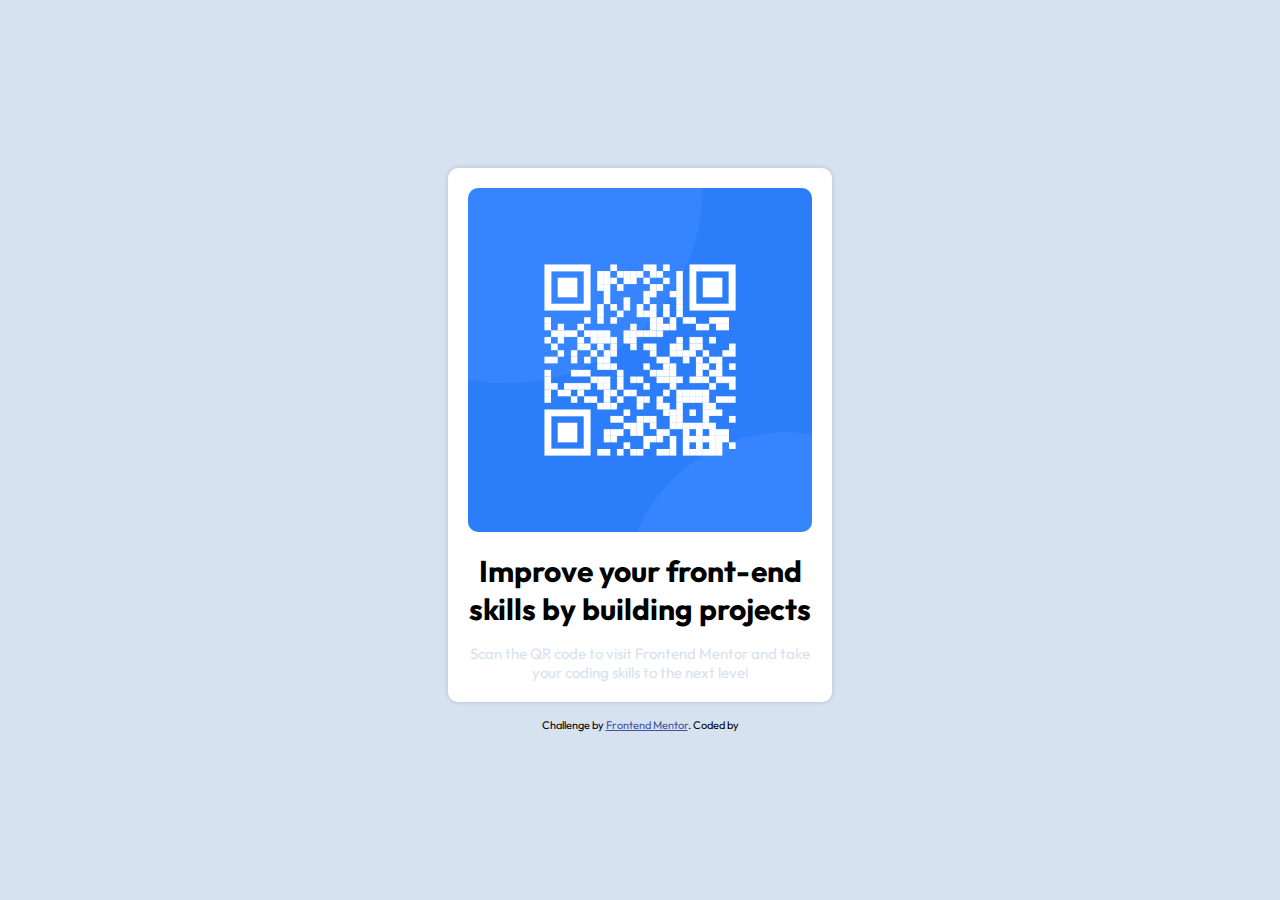
<file: index.html>
<!DOCTYPE html>
<html lang="en">

<head>
  <meta charset="UTF-8">
  <meta name="viewport" content="width=device-width, initial-scale=1.0"> <!-- displays site properly based on user's device -->

  <link rel="icon" type="image/png" sizes="32x32" href="./images/favicon-32x32.png">

  <title>Frontend Mentor | QR code component</title>
  <link rel="stylesheet" href="style.css">
  <link rel="preconnect" href="https://fonts.googleapis.com">
  <link rel="preconnect" href="https://fonts.gstatic.com" crossorigin>
  <link href="https://fonts.googleapis.com/css2?family=Outfit:wght@400;700&display=swap" rel="stylesheet">

</head>

<body>

  <div class="container">
    <img src="Desktop/qr-code-component-main/images/image-qr-code.png" alt="">
    <h1> Improve your front-end skills by building projects
    </h1>
    <p> Scan the QR code to visit Frontend Mentor and take your coding skills to the next level</p>
  </div>
  <div class="attribution">Challenge by <a href="https://www.frontendmentor.io?ref=challenge" target="_blank">Frontend Mentor</a>. Coded by <a
      href=""></a></div>
</body>

</html>
</file>
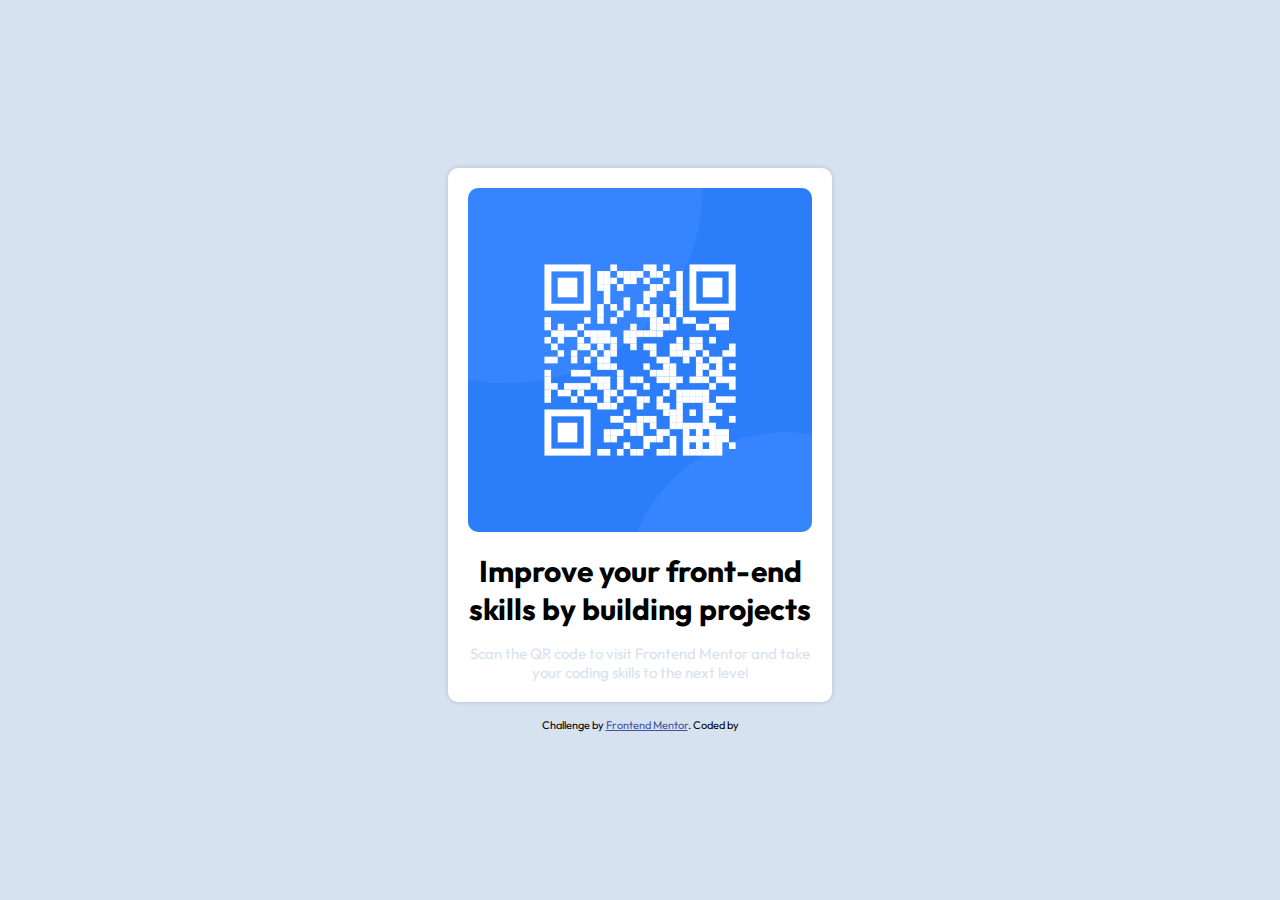
<file: Desktop/qr-code-component-main/index.html>
<!DOCTYPE html>
<html lang="en">

<head>
  <meta charset="UTF-8">
  <meta name="viewport" content="width=device-width, initial-scale=1.0"> <!-- displays site properly based on user's device -->

  <link rel="icon" type="image/png" sizes="32x32" href="./images/favicon-32x32.png">

  <title>Frontend Mentor | QR code component</title>
  <link rel="stylesheet" href="style.css">
  <link rel="preconnect" href="https://fonts.googleapis.com">
  <link rel="preconnect" href="https://fonts.gstatic.com" crossorigin>
  <link href="https://fonts.googleapis.com/css2?family=Outfit:wght@400;700&display=swap" rel="stylesheet">

</head>

<body>

  <div class="container">
    <img src="./images/image-qr-code.png" alt="">
    <h1> Improve your front-end skills by building projects
    </h1>
    <p> Scan the QR code to visit Frontend Mentor and take your coding skills to the next level</p>
  </div>
  <div class="attribution">Challenge by <a href="https://www.frontendmentor.io?ref=challenge" target="_blank">Frontend Mentor</a>. Coded by <a
      href=""></a></div>
</body>

</html>
</file>
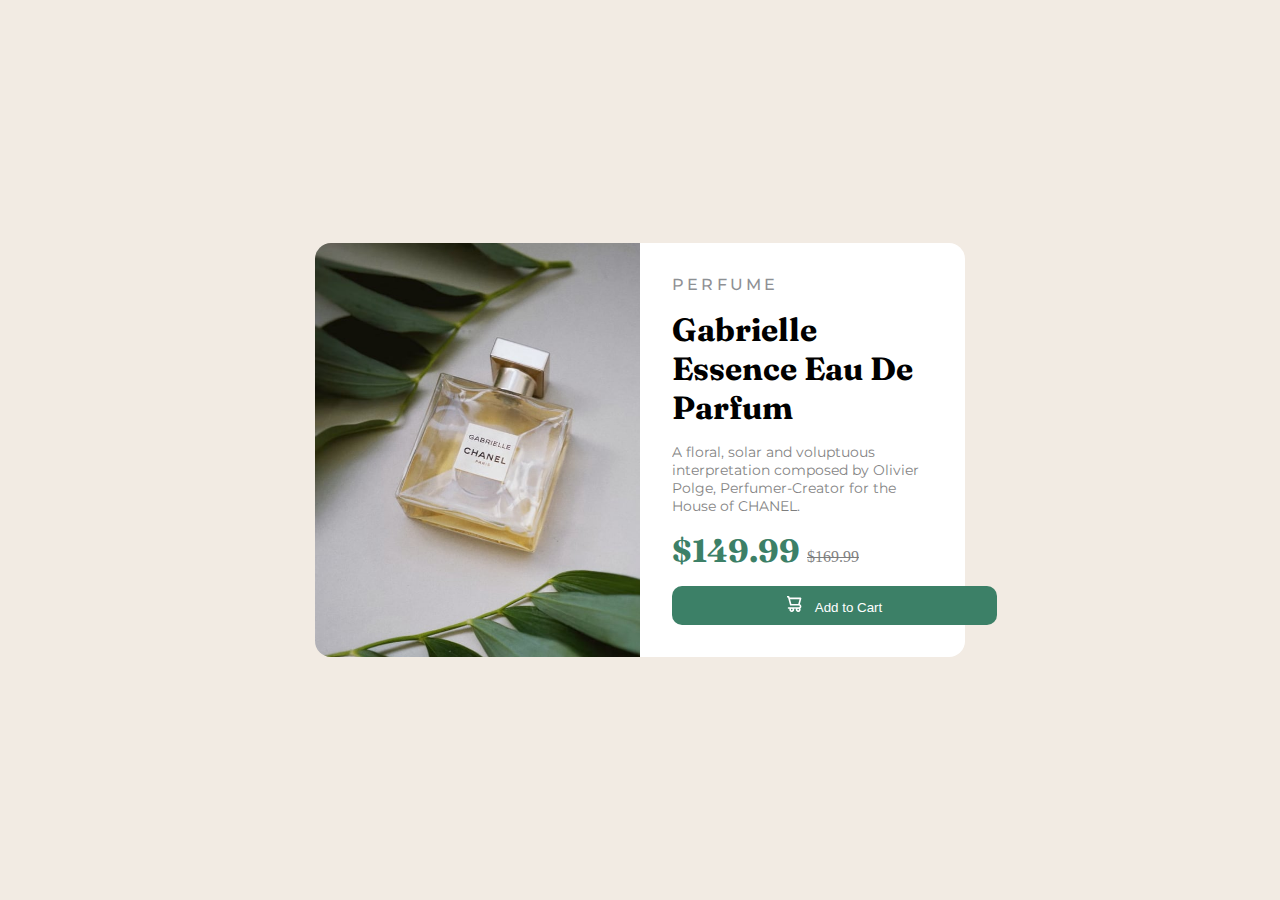
<file: repos/product-preview-card-component-main/index.html>
<!DOCTYPE html>
<html lang="en">

<head>
  <meta charset="UTF-8">
  <meta name="viewport" content="width=device-width, initial-scale=1.0"> <!-- displays site properly based on user's device -->

  <link rel="icon" type="image/png" sizes="32x32" href="./images/favicon-32x32.png">
  <link rel="stylesheet" href="style.css">
  <link rel="preconnect" href="https://fonts.googleapis.com">
  <link rel="preconnect" href="https://fonts.gstatic.com" crossorigin>
  <link href="https://fonts.googleapis.com/css2?family=Montserrat:wght@500;700&display=swap" rel="stylesheet">
  <link rel="preconnect" href="https://fonts.googleapis.com">
  <link rel="preconnect" href="https://fonts.gstatic.com" crossorigin>
  <link href="https://fonts.googleapis.com/css2?family=Fraunces:opsz,wght@9..144,700&display=swap" rel="stylesheet">
  <title>Frontend Mentor | Product preview card component</title>


</head>

<body>
  <main>
    <div class="card">
      <div class="left">

      </div>
      <div class="right">
        <p class="category gap "> PERFUME </p>

        <h1 class="gap"><span style="display:block"> Gabrielle</span> Essence Eau De Parfum </h1>
        <p class="description gap"> A floral, solar and voluptuous interpretation composed by Olivier Polge,
          Perfumer-Creator for the House of CHANEL. </p>
        <div class="price gap">
          <span class="new-price"> $149.99 </span>
          <span class="old-price"> $169.99 </span>
        </div>
        <button class="btn gap" type="button"> <img src="./images/icon-cart.svg" alt=""> Add to Cart </button>
      </div>

    </div>

  </main>
</body>

</html>
</file>
<file: style.css>
* {
    padding: 0;
    margin: 0;
    box-sizing: border-box;
}

body {
    font-family: 'Outfit', sans-serif;
    display: flex;
    justify-content: center;
    align-items: center;
    flex-direction: column;
    font-size: 15px;
    background-color: hsl(212, 45%, 89%);
    min-height: 100vh;

}

.container {
    padding: 1.25rem;
    border-radius: 0.625rem;
    box-shadow: 0px 0px 5px rgba(0, 0, 0, 0.15);
    background-color: white;
    margin-bottom: 1rem;
}

.container h1 {
    text-align: center;
    margin-bottom: 1rem;

}

.container p {
    text-align: center;
    color: hsl(212, 45%, 89%);
    font-size: 15px;
}

img {
    border-radius: 10px;
    max-width: 100%;
    margin-bottom: 1rem;
}

@media (min-width:500px) {
    .container {
        width: 24rem;
    }
}

.attribution {
    font-size: 11px;
    text-align: center;
}

.attribution a {
    color: hsl(228, 45%, 44%);
}
</file>
<file: Desktop/qr-code-component-main/style.css>
* {
    padding: 0;
    margin: 0;
    box-sizing: border-box;
}

body {
    font-family: 'Outfit', sans-serif;
    display: flex;
    justify-content: center;
    align-items: center;
    flex-direction: column;
    font-size: 15px;
    background-color: hsl(212, 45%, 89%);
    min-height: 100vh;

}

.container {
    padding: 1.25rem;
    border-radius: 0.625rem;
    box-shadow: 0px 0px 5px rgba(0, 0, 0, 0.15);
    background-color: white;
    margin-bottom: 1rem;
}

.container h1 {
    text-align: center;
    margin-bottom: 1rem;

}

.container p {
    text-align: center;
    color: hsl(212, 45%, 89%);
    font-size: 15px;
}

img {
    border-radius: 10px;
    max-width: 100%;
    margin-bottom: 1rem;
}

@media (min-width:500px) {
    .container {
        width: 24rem;
    }
}

.attribution {
    font-size: 11px;
    text-align: center;
}

.attribution a {
    color: hsl(228, 45%, 44%);
}
</file>
<file: repos/product-preview-card-component-main/style.css>
* {
    padding: 0;
    margin: 0;
    box-sizing: border-box;
}

:root {
    --Dark-cyan: hsl(158, 36%, 37%);
    --cream: hsl(30, 38%, 92%);
    --dark-blue: hsl(212, 21%, 14%);
    --dark-grayish-blue: hsl(228, 12%, 48%);
    --white: hsl(0, 0%, 100%);

}

.gap {
    margin-bottom: 1rem;
    margin-inline: 2rem;
}



body {
    height: 100vh;
    background-color: var(--cream);
    display: flex;
    justify-content: center;
    align-items: center;
}

.main {
    border-radius: 20px;
}

.card {
    display: flex;
    max-width: 650px;
}

.left {
    background-image: url(images/image-product-desktop.jpg);
    background-repeat: no-repeat;
    background-size: cover;
    flex: 1;
    border-top-left-radius: 1rem;
    border-bottom-left-radius: 1rem;
}

.right {
    flex: 1;
    background-color: var(--white);
    border-top-right-radius: 1rem;
    border-bottom-right-radius: 1rem;
}

.category {
    margin-top: 2rem;
    font-family: "Montserrat", sans-serif;
    color: var(--dark-blue);
    opacity: 0.5;
    letter-spacing: 0.2rem;
    font-weight: 500;
}

.description {
    font-family: "Montserrat", sans-serif;
    opacity: 0.5;
    font-size: 0.875rem;
}

h1 {
    font-family: 'Fraunces', sans-serif;
}

.new-price {
    color: var(--Dark-cyan);
    font-weight: 700;
    font-family: "Fraunces", sans-serif;
    font-size: 2rem;
}

.old-price {
    text-decoration: line-through;
    opacity: 0.5;
}

.btn {
    background-color: var(--Dark-cyan);
    color: var(--white);
    border: none;
    padding: 10px;
    border-radius: 10px;
    text-align: center;
    width: 100%;
    cursor: pointer;
    margin-bottom: 2rem;



}

.btn img {
    margin-right: 10px;
}

.attribution {
    font-size: 11px;
    text-align: center;

}

.attribution a {
    color: hsl(228, 45%, 44%);
}
</file>
